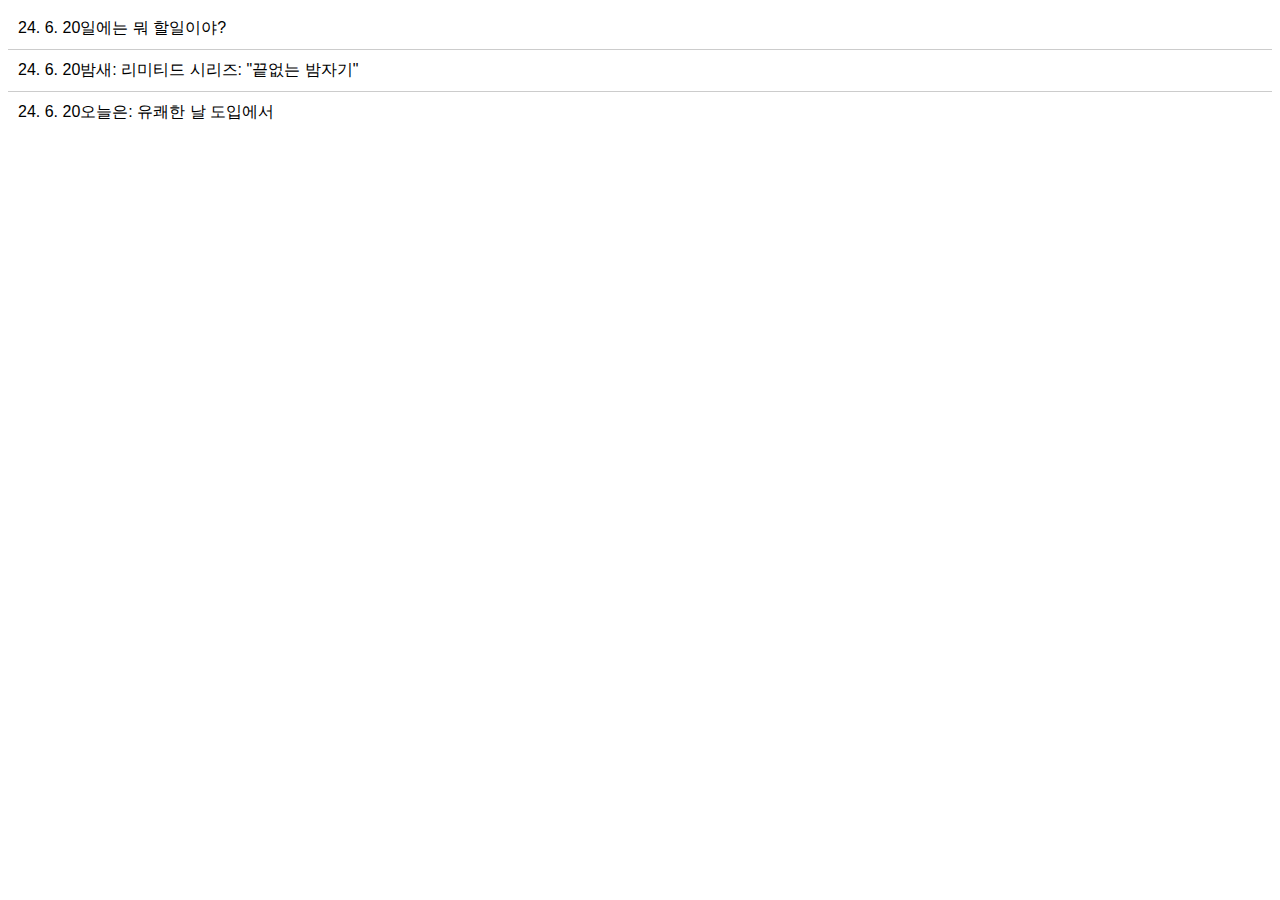
<file: cursor/index.html>
<!DOCTYPE html>
<html lang="en">

<head>
    <meta charset="UTF-8">
    <meta name="viewport" content="width=device-width, initial-scale=1.0">
    <title>Document</title>
    <style>
        ul.episode-list {
            list-style: none;
            /* 기본 목록 스타일 제거 */
            padding: 0;
            margin: 0;
            font-family: Arial, sans-serif;
            /* 폰트 설정 */
        }

        ul.episode-list li {
            padding: 10px;
            /* 패딩 설정 */
            border-bottom: 1px solid #ccc;
            /* 하단 경계선 설정 */
        }

        ul.episode-list li:last-child {
            border-bottom: none;
            /* 마지막 항목의 하단 경계선 제거 */
        }
    </style>
</head>

<body>
    <ul class="episode-list">
        <li>24. 6. 20일에는 뭐 할일이야?</li>
        <li>24. 6. 20밤새: 리미티드 시리즈: "끝없는 밤자기"</li>
        <li>24. 6. 20오늘은: 유쾌한 날 도입에서</li>
        <!-- 나머지 항목들도 이와 같이 추가 -->
    </ul>
</body>

</html>
</file>
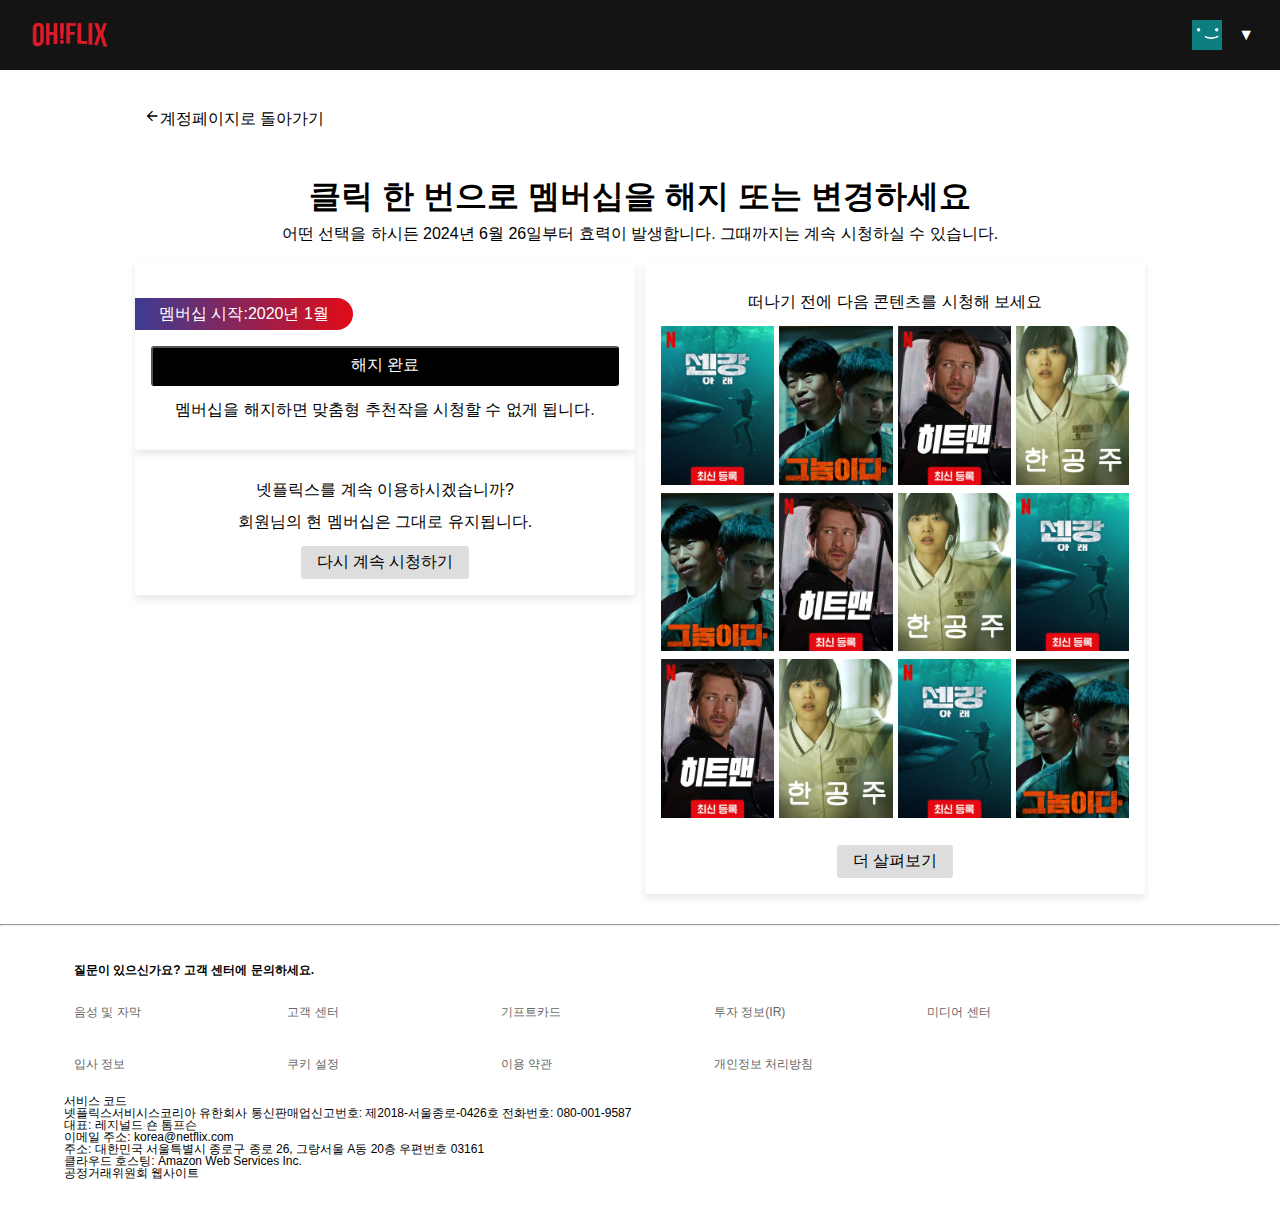
<file: cancelplan.html>
<!DOCTYPE html>
<html lang="ko">

<head>
    <meta charset="UTF-8">
    <meta name="viewport" content="width=device-width, initial-scale=1.0">
    <title>결제 상세 정보</title>
    <!-- google Icon -->
    <link href="https://fonts.googleapis.com/icon?family=Material+Icons" rel="stylesheet">
    <link rel="stylesheet" href="/static/css/reset.css">
    <link rel="stylesheet" href="/cancelplan.css" />
</head>

<body>
    <header>
        <div class="header-content">
            <img src="/static/images/OH!FLIX.png" alt="Netflix Logo" class="logo">
            <div class="profile">
                <img src="/static/images/netflix-profile.png" alt="Profile Icon" class="profile-icon">
                <button class="dropdown-button">
                    <span class="dropdown-icon">▼</span>
                    <div class="dropdown-content">
                        <a href="#">프로필 1</a>
                        <a href="#">프로필 2</a>
                        <a href="#">프로필 3</a>
                    </div>
                </button>
            </div>
        </div>
    </header>
    <main>
        <div class="cancel-plan-container">
            <button class="back-btn">
                <span class="material-icons">arrow_back계정페이지로 돌아가기</span>
            </button>
            <div class="top">
                <h1>클릭 한 번으로 멤버십을 해지 또는 변경하세요</h1>
                <p>어떤 선택을 하시든 <b>2024년 6월 26일</b>부터 효력이 발생합니다. 그때까지는 계속 시청하실 수 있습니다.</p>
            </div>
            <div class="main">
                <div class="card-container">
                    <!-- Repeat this block for each card -->
                    <div class="card">
                        <div class="membership-date">
                            <p>멤버십 시작:2020년 1월</p>
                        </div>
                        <button class="black-btn">해지 완료</button>
                        <p>멤버십을 해지하면 맞춤형 추천작을 시청할 수 없게 됩니다.</p>
                    </div>
                    <div class="card">
                        <p>넷플릭스를 계속 이용하시겠습니까?</p>
                        <p>회원님의 현 멤버십은 그대로 유지됩니다.</p>
                        <button class="gray-btn">다시 계속 시청하기</button>
                    </div>
                </div>
                <div class="card-container">
                    <div class="card">
                        <p>떠나기 전에 다음 콘텐츠를 시청해 보세요</p>
                        <div class="item-list">
                            <div class="item">
                                <img src="/static/images/top10_movie/top10_movie_01.jpg" alt="">
                            </div>
                            <div class="item">
                                <img src="/static/images/top10_movie/top10_movie_02.jpg" alt="">
                            </div>
                            <div class="item">
                                <img src="/static/images/top10_movie/top10_movie_03.jpg" alt="">
                            </div>
                            <div class="item">
                                <img src="/static/images/top10_movie/top10_movie_04.jpg" alt="">
                            </div>
                            <div class="item">
                                <img src="/static/images/top10_movie/top10_movie_02.jpg" alt="">
                            </div>
                            <div class="item">
                                <img src="/static/images/top10_movie/top10_movie_03.jpg" alt="">
                            </div>
                            <div class="item">
                                <img src="/static/images/top10_movie/top10_movie_04.jpg" alt="">
                            </div>
                            <div class="item">
                                <img src="/static/images/top10_movie/top10_movie_01.jpg" alt="">
                            </div>
                            <div class="item">
                                <img src="/static/images/top10_movie/top10_movie_03.jpg" alt="">
                            </div>
                            <div class="item">
                                <img src="/static/images/top10_movie/top10_movie_04.jpg" alt="">
                            </div>
                            <div class="item">
                                <img src="/static/images/top10_movie/top10_movie_01.jpg" alt="">
                            </div>
                            <div class="item">
                                <img src="/static/images/top10_movie/top10_movie_02.jpg" alt="">
                            </div>
                        </div>
                        <button class="gray-btn">더 살펴보기</button>
                    </div>
                </div>
            </div>
        </div>
    </main>
    <hr>
    <footer>
        <div class="footer-links">
            <p class="footer-subtitle">질문이 있으신가요? 고객 센터에 문의하세요.</p>
            <a href="#">음성 및 자막</a>
            <a href="#">고객 센터</a>
            <a href="#">기프트카드</a>
            <a href="#">투자 정보(IR)</a>
            <a href="#">미디어 센터</a>
            <a href="#">입사 정보</a>
            <a href="#">쿠키 설정</a>
            <a href="#">이용 약관</a>
            <a href="#">개인정보 처리방침</a>
        </div>
        <div class="service-code">
            <p>서비스 코드</p>
        </div>
        <div class="service-code-content">
            <p>넷플릭스서비시스코리아 유한회사 통신판매업신고번호: 제2018-서울종로-0426호 전화번호: 080-001-9587</p>
            <p>대표: 레지널드 숀 톰프슨</p>
            <p>이메일 주소: korea@netflix.com</p>
            <p>주소: 대한민국 서울특별시 종로구 종로 26, 그랑서울 A동 20층 우편번호 03161</p>
            <p>클라우드 호스팅: Amazon Web Services Inc.</p>
            <p>공정거래위원회 웹사이트</p>
        </div>
    </footer>
</body>

</html>
</file>
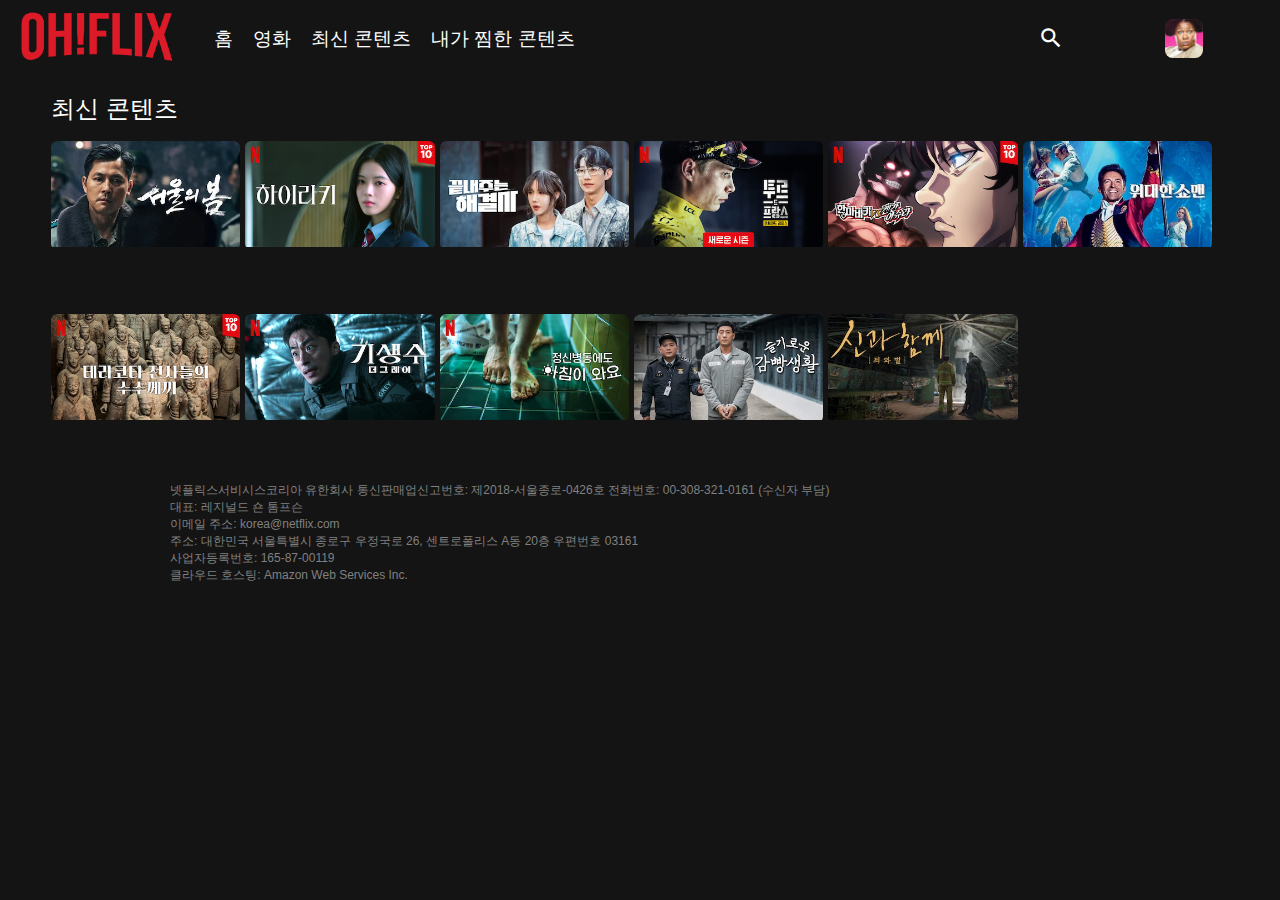
<file: latest.html>
<!DOCTYPE html>
<html lang="ko">

<head>
    <meta charset="UTF-8" />
    <meta name="viewport" content="width=device-width, initial-scale=1.0" />
    <title>홈 - 오플릭스</title>
    <!-- 라이브러리 -->
    <!-- google Icon -->
    <link href="https://fonts.googleapis.com/icon?family=Material+Icons" rel="stylesheet">
    <!-- font-awesome Icon 폰트어썸 -->
    <link rel="stylesheet" href="https://cdnjs.cloudflare.com/ajax/libs/font-awesome/6.1.0/css/all.min.css"
        integrity="sha512-10/jx2EXwxxWqCLX/hHth/vu2KY3jCF70dCQB8TSgNjbCVAC/8vai53GfMDrO2Emgwccf2pJqxct9ehpzG+MTw=="
        crossorigin="anonymous" referrerpolicy="no-referrer" />
    <!-- Material Icons -->
    <link rel="stylesheet" href="https://fonts.googleapis.com/icon?family=Material+Icons" />
    <!-- swiper -->
    <link rel="stylesheet" href="https://cdn.jsdelivr.net/npm/swiper@11/swiper-bundle.min.css" />
    <script src="https://cdn.jsdelivr.net/npm/swiper@11/swiper-bundle.min.js"></script>
    <!-- jquery -->
    <script src="https://code.jquery.com/jquery-3.6.0.min.js"></script>
    <!-- 임포트 -->
    <!-- css -->
    <link rel="stylesheet" href="/static/css/reset.css">
    <link rel="stylesheet" href="/static/css/main-page.css">
    <link rel="stylesheet" href="/static/css/latest.css">
    <!-- js -->
    <script src="/static/js/main-page.js"></script>
    <!-- 파비콘 ( 아이콘 ) -->
    <link rel="icon" href="/static/images/OH!.ico">
</head>

<body>
    <!-- 헤더 -->
    <header>
        <div class="logo"><img src="/static/images/OH!FLIX.png" alt="로고 이미지"></div>
        <nav>
            <ul>
                <li><a href="#">홈</a></li>
                <li><a href="#">영화</a></li>
                <li><a href="#">최신 콘텐츠</a></li>
                <li><a href="#">내가 찜한 콘텐츠</a></li>
            </ul>
        </nav>
        <div class="right_menu">
            <!-- 검색 메뉴 -->
            <div class="search-container">
                <!-- <i class="fa-solid fa-magnifying-glass search-icon"></i> -->
                <span class="material-icons search-icon">search</span>
                <input type="text" class="search-input" placeholder="제목, 사람, 장르">
            </div>
            <!--  알람 드롭 다운 메뉴  -->
            <div class="dropdown">
                <button class="dropdown-button"><i class="far fa-bell"></i></button>
                <div class="dropdown-notification">
                    <div class="notification-item">
                        <img src="/static/images/notification/notify1.jpg" class="notification-image">
                        <div class="notification-details">
                            <div class="notification-subtitle">신규 콘텐츠</div>
                            <div class="notification-subtitle">브리저튼</div>
                            <div class="notification-time">5일</div>
                        </div>
                    </div>
                    <div class="notification-item">
                        <img src="/static/images/notification/notify2.jpg" class="notification-image">
                        <div class="notification-details">
                            <div class="notification-subtitle">신규 콘텐츠</div>
                            <div class="notification-subtitle">울트라맨</div>
                            <div class="notification-time">7일</div>
                        </div>
                    </div>
                    <div class="notification-item">
                        <img src="/static/images/notification/notify3.jpg" class="notification-image">
                        <div class="notification-details">
                            <div class="notification-subtitle">신규 콘텐츠</div>
                            <div class="notification-subtitle">블랙클로버</div>
                            <div class="notification-time">10일</div>
                        </div>
                    </div>
                    <div class="notification-item">
                        <img src="/static/images/notification/notify4.jpg" class="notification-image">
                        <div class="notification-details">
                            <div class="notification-subtitle">신규 콘텐츠</div>
                            <div class="notification-subtitle">하이라키</div>
                            <div class="notification-time">12일</div>
                        </div>
                    </div>
                    <div class="notification-item">
                        <img src="/static/images/notification/notify5.jpg" class="notification-image">
                        <div class="notification-details">
                            <div class="notification-subtitle">신규 콘텐츠</div>
                            <div class="notification-subtitle">히트맨</div>
                            <div class="notification-time">15일</div>
                        </div>
                    </div>
                    <div class="notification-item">
                        <img src="/static/images/notification/notify6.jpg" class="notification-image">
                        <div class="notification-details">
                            <div class="notification-subtitle">신규 콘텐츠</div>
                            <div class="notification-subtitle">그놈이다</div>
                            <div class="notification-time">18일</div>
                        </div>
                    </div>
                </div>
            </div>
            <!--  알람 드롭 다운 메뉴 종료  -->
            <!--  프로필 드롭 다운 메뉴 시작  -->
            <div class="dropdown">
                <button class="dropdown-button"><img src="/static/images/profile.png" alt="Profile" /></button>
                <div class="dropdown-content">
                    <a href="/5"><i class="material-icons">edit</i> 프로필 관리</a>
                    <a href="/50"><i class="material-icons">account_circle</i> 계정</a>
                    <a href="#"><i class="material-icons">help_outline</i> 고객 센터</a>
                    <a href="#">넷플릭스에서 로그아웃</a>
                </div>
            </div>
            <!--  프로필 드롭 다운 메뉴 종료  -->
            <script src="https://cdn.jsdelivr.net/npm/swiper@11/swiper-bundle.min.js"></script>

            <script>
                document.querySelector('.search-icon').addEventListener('click', function () {
                    const searchInput = document.querySelector('.search-input');
                    if (searchInput.classList.contains('show')) {
                        searchInput.classList.remove('show');
                    } else {
                        searchInput.classList.add('show');
                        searchInput.focus();
                    }
                });
            </script>
        </div>
    </header>

    <!-- 메인 -->
    <main>

        <!-- 최신 콘텐츠 -->
        <section class="margin-section" id="latest-section">
            <h2>최신 콘텐츠</h2>
            <div class="movies">
                <div class="item-list">
                    <div class="item">
                        <img src="/static/images/new_contents/new_contents_01.jpg" alt="new_01">
                    </div>
                    <div class="item">
                        <img src="/static/images/new_contents/new_contents_02.jpg" alt="new_02">
                    </div>
                    <div class="item">
                        <img src="/static/images/new_contents/new_contents_03.jpg" alt="new_03">
                    </div>
                    <div class="item">
                        <img src="/static/images/new_contents/new_contents_04.jpg" alt="new_04">
                    </div>
                    <div class="item">
                        <img src="/static/images/new_contents/new_contents_05.jpg" alt="new_05">
                    </div>
                    <div class="item">
                        <img src="/static/images/new_contents/new_contents_06.jpg" alt="new_06">
                    </div>
                    <div class="item">
                        <img src="/static/images/new_contents/new_contents_07.jpg" alt="new_07">
                    </div>
                    <div class="item">
                        <img src="/static/images/new_contents/new_contents_08.jpg" alt="new_08">
                    </div>
                    <div class="item">
                        <img src="/static/images/new_contents/new_contents_09.jpg" alt="new_09">
                    </div>
                    <div class="item">
                        <img src="/static/images/new_contents/new_contents_10.jpg" alt="new_10">
                    </div>
                    <div class="item">
                        <img src="/static/images/new_contents/new_contents_11.jpg" alt="new_11">
                    </div>
                </div>
            </div>
        </section>
    </main>

    <!-- 푸터 -->
    <footer>
        <div class="footer-sns">
            <a href="#"><i class="fa-brands fa-facebook-f"></i></a>
            <a href="#"><i class="fa-brands fa-instagram"></i></a>
            <a href="#"><i class="fa-brands fa-twitter"></i></a>
            <a href="#"><i class="fa-brands fa-youtube"></i></a>
        </div>
        <div class="footer-info">
            <p>넷플릭스서비시스코리아 유한회사 통신판매업신고번호: 제2018-서울종로-0426호 전화번호: 00-308-321-0161 (수신자 부담)</p>
            <p>대표: 레지널드 숀 톰프슨</p>
            <p>이메일 주소: korea@netflix.com</p>
            <p>주소: 대한민국 서울특별시 종로구 우정국로 26, 센트로폴리스 A동 20층 우편번호 03161</p>
            <p>사업자등록번호: 165-87-00119</p>
            <p>클라우드 호스팅: Amazon Web Services Inc.</p>
        </div>
    </footer>

</body>
<!--  모달 내용-->
<div id="modalWrap"> <!-- 모달 창을 감싸는 div -->
    <div id="modalBody">
        <span id="closeBtn">&times;</span> <!-- 모달을 닫는 X 버튼 -->
        <div class="body-container">
            <!-- 헤더 start -->
            <div class="header-container">
                <div class="play">
                    <div class="title">서울의 봄</div>
                    <div class="buttons">
                        <a href="#" class="play-button">▶ 재생</a>
                        <a href="#" class="icon"><i class="fa-solid fa-plus"></i></a>
                        <a href="#" class="icon"><i class="fa-regular fa-thumbs-up"></i></a>
                    </div>
                </div>
            </div>
            <!-- 헤더 end -->

            <div class="containermargin">
                <div class="container">
                    <div class="container1">
                        <div class="introduce">
                            <div class="info">
                                <span class="match">98% 일치</span>
                                <span>2023</span>
                                <span>2시간 21분</span>
                                <span>HD</span>
                            </div>
                            <div class="metadata">
                                <div><img src="/static/images/12.png" alt="" /></div>
                            </div>
                            <div class="description">
                                대통령의 죽음으로 군부대가 뒤흔들린 시기. 보안사령관이 서울
                                장악을 목표로 무자비한 계략을 밀어붙이면서 온 나라가 혼란에 빠질
                                위기에 처한다.
                            </div>
                        </div>
                        <div class="details">
                            <div class="cast">출연: 황정민, 정우성, 이성민, 더 보기</div>
                            <div class="genre">장르: 스릴러 영화</div>
                            <div class="features">영화 특징: 긴장감 넘치는</div>
                        </div>
                    </div>
                </div>
                <div class="container2">
                    <div class="title2">서울의 봄 상세 정보</div>
                    <div class="details2">
                        <div>감독: 김성수</div>
                        <div>출연: 황정민, 정우성, 이성민, 박해준, 김성균</div>
                        <div>각본: 홍인표, 홍원찬, 이영풍, 김성수</div>
                        <div>장르: 스릴러 영화</div>
                        <div>영화 특징: 긴장감 넘치는</div>
                        <div class="rating">
                            <span>관람등급: <img src="/static/images/12.png" alt="" />12세 이상관람가</span>
                        </div>
                    </div>
                </div>
            </div>
        </div>
    </div>
</div>

<!--  모달 내용-->

</html>

<script>
    const img = document.getElementById("popupImg"); // 모달을 띄우는 버튼 요소 가져오기
    const modal = document.getElementById("modalWrap"); // 모달 창 요소 가져오기
    const closeBtn = document.getElementById("closeBtn"); // 모달을 닫는 버튼(X) 요소 가져오기

    img.onclick = function () {
        modal.style.display = "block"; // 버튼을 클릭하면 모달을 보이게 함
    };

    closeBtn.onclick = function () {
        modal.style.display = "none"; // 모달을 닫는 버튼(X)을 클릭하면 모달을 숨김
    };

    window.onclick = function (event) {
        if (event.target == modal) {
            modal.style.display = "none"; // 모달 외부를 클릭하면 모달을 숨김
        }
    };
</script>
</file>
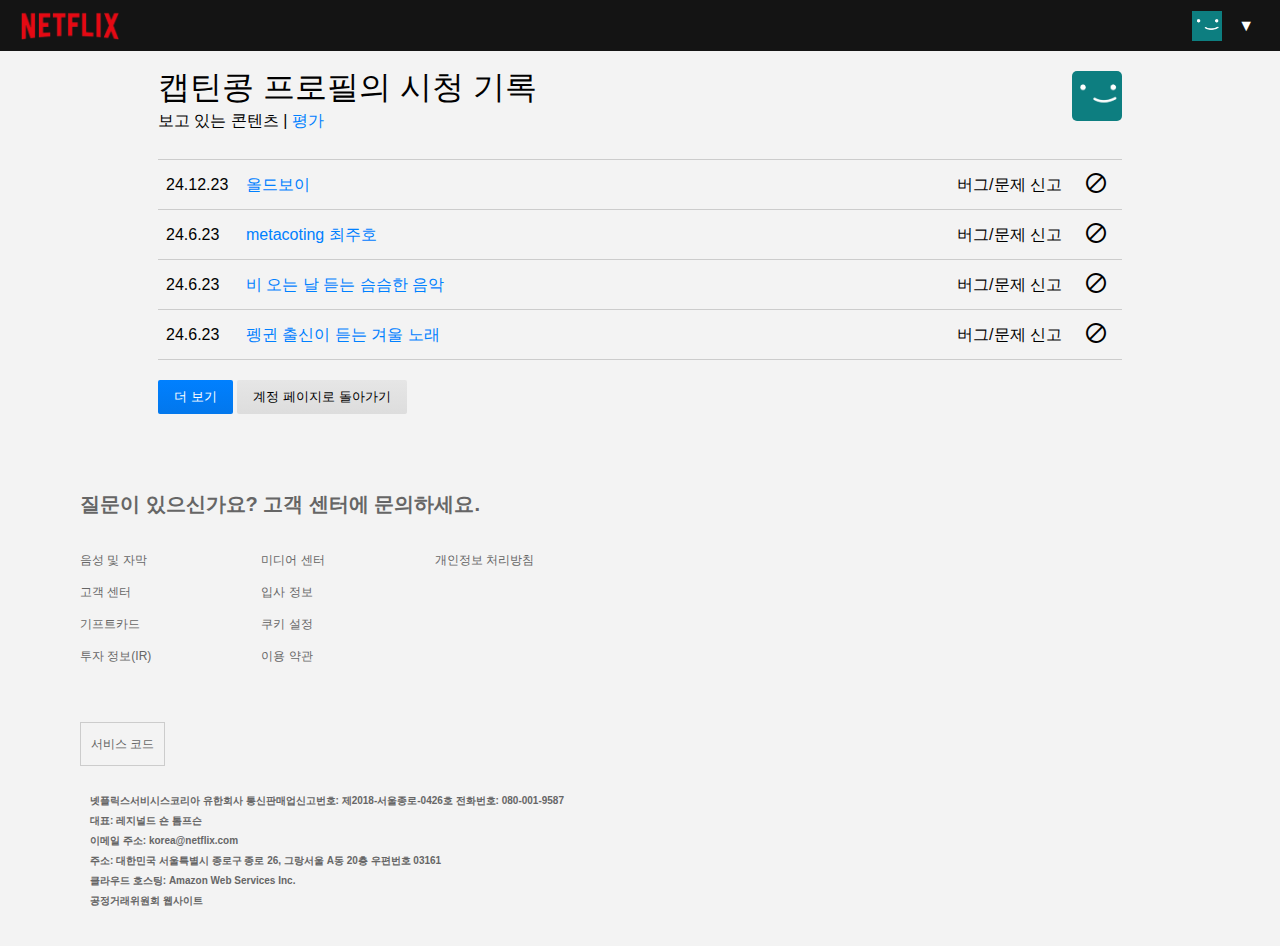
<file: viewed.html>
<!DOCTYPE html>
<html lang="en">

<head>
    <meta charset="UTF-8">
    <meta name="viewport" content="width=device-width, initial-scale=1.0">
    <title>시청연령 제한</title>
    <!-- 라이브러리 -->
    <!-- google Icon -->
    <link href="https://fonts.googleapis.com/icon?family=Material+Icons" rel="stylesheet">
    <link rel="stylesheet" href="/static/css/reset.css">
    <link rel="stylesheet" href="/viewed.css">
</head>

<body>
    <header>
        <div class="header-content">
            <img src="/static/images/logo.png" alt="Netflix Logo" class="logo">
            <div class="profile">
                <img src="/static/images/netflix-profile.png" alt="Profile Icon" class="profile-icon">
                <button class="dropdown-button">
                    <span class="dropdown-icon">▼</span>
                    <div class="dropdown-content">
                        <a href="#">키즈</a>
                        <a href="#">프로필 관리</a>
                        <a href="#">프로필 이전</a>
                        <a href="#">계정</a>
                        <a href="#">고객 센터</a>
                    </div>
                </button>
            </div>
        </div>
    </header>
    <main>
        <div class="top">
            <div>
                <h1>캡틴콩 프로필의 시청 기록</h1>
                <span>보고 있는 콘텐츠 | </span><a href="">평가</a>
            </div>
            <div>
                <img src="/static/images/netflix-profile.png" alt="">
            </div>
        </div>

        <table>
            <tbody>
                <tr>
                    <td class="viewed-date">24.12.23</td>
                    <td class="viewed-title"><a href="">올드보이</a></td>
                    <td class="viewed-report"><a href="">버그/문제 신고</a></td>
                    <td class="viewed-delete"><button class="btn"><span class="material-icons">block</span></button>
                    </td>
                </tr>
                <tr>
                    <td class="viewed-date">24.6.23</td>
                    <td class="viewed-title"><a href="">metacoting 최주호</a></td>
                    <td class="viewed-report"><a href="">버그/문제 신고</a></td>
                    <td class="viewed-delete"><button class="btn"><span class="material-icons">block</span></button>
                    </td>
                </tr>
                <tr>
                    <td class="viewed-date">24.6.23</td>
                    <td class="viewed-title"><a href="">비 오는 날 듣는 슴슴한 음악</a></td>
                    <td class="viewed-report"><a href="">버그/문제 신고</a></td>
                    <td class="viewed-delete"><button class="btn"><span class="material-icons">block</span></button>
                    </td>
                </tr>
                <tr>
                    <td class="viewed-date">24.6.23</td>
                    <td class="viewed-title"><a href="">펭귄 출신이 듣는 겨울 노래</a></td>
                    <td class="viewed-report"><a href="">버그/문제 신고</a></td>
                    <td class="viewed-delete"><button class="btn"><span class="material-icons">block</span></button>
                    </td>
                </tr>
            </tbody>
            <!-- 반복문 -->
        </table>

        <!-- <ul class="viewed-list">
            <li>
                <div class="viewed-date">24.6.20</div>
                <div class="viewed-title"><a href="">올드보이</a></div>
                <div class="viewed-report">버그/문제 신고</div>
                <div class="viewed-delete"><span class="material-icons">block</span></div>
            </li>
        </ul> -->

        <!-- <ul class="viewed-list">
            <li>
                <div class="viewed-date">24.6.20</div>
                <div class="viewed-title"><a href="">올드보이</a></div>
                <div class="viewed-report">버그/문제 신고</div>
                <div class="viewed-delete"><span class="material-icons">block</span></div>
            </li>
        </ul>

        <ul class="viewed-list">
            <li>
                <div class="viewed-date">24.6.20</div>
                <div class="viewed-title"><a href="">올드보이</a></div>
                <div class="viewed-report">버그/문제 신고</div>
                <div class="viewed-delete"><span class="material-icons">block</span></div>
            </li>
        </ul> -->
        <div class="bottom-btn">
            <button class="see-more-btn">더 보기</button>
            <button class="return-btn">계정 페이지로 돌아가기</button>
        </div>
    </main>
    <!-- 메인 종료 -->
    <hr class="divider">
    <!-- 푸터 시작 -->
    <footer>
        <div class="footer-links">
            <p class="footer-subtitle">질문이 있으신가요? 고객 센터에 문의하세요.</p>
            <div class="link-group">
                <a href="#">음성 및 자막</a>
                <a href="#">고객 센터</a>
                <a href="#">기프트카드</a>
                <a href="#">투자 정보(IR)</a>
            </div>
            <div class="link-group">
                <a href="#">미디어 센터</a>
                <a href="#">입사 정보</a>
                <a href="#">쿠키 설정</a>
                <a href="#">이용 약관</a>
            </div>
            <div class="link-group">
                <a href="#">개인정보 처리방침</a>
            </div>
        </div>
        <div class="service-code">
            <p>서비스 코드</p>
        </div>
        <div class="service-code-content">
            <p>넷플릭스서비시스코리아 유한회사 통신판매업신고번호: 제2018-서울종로-0426호 전화번호: 080-001-9587</p>
            <p>대표: 레지널드 숀 톰프슨</p>
            <p>이메일 주소: korea@netflix.com</p>
            <p>주소: 대한민국 서울특별시 종로구 종로 26, 그랑서울 A동 20층 우편번호 03161</p>
            <p>클라우드 호스팅: Amazon Web Services Inc.</p>
            <p>공정거래위원회 웹사이트</p>
        </div>
    </footer>
</body>

</html>
</file>
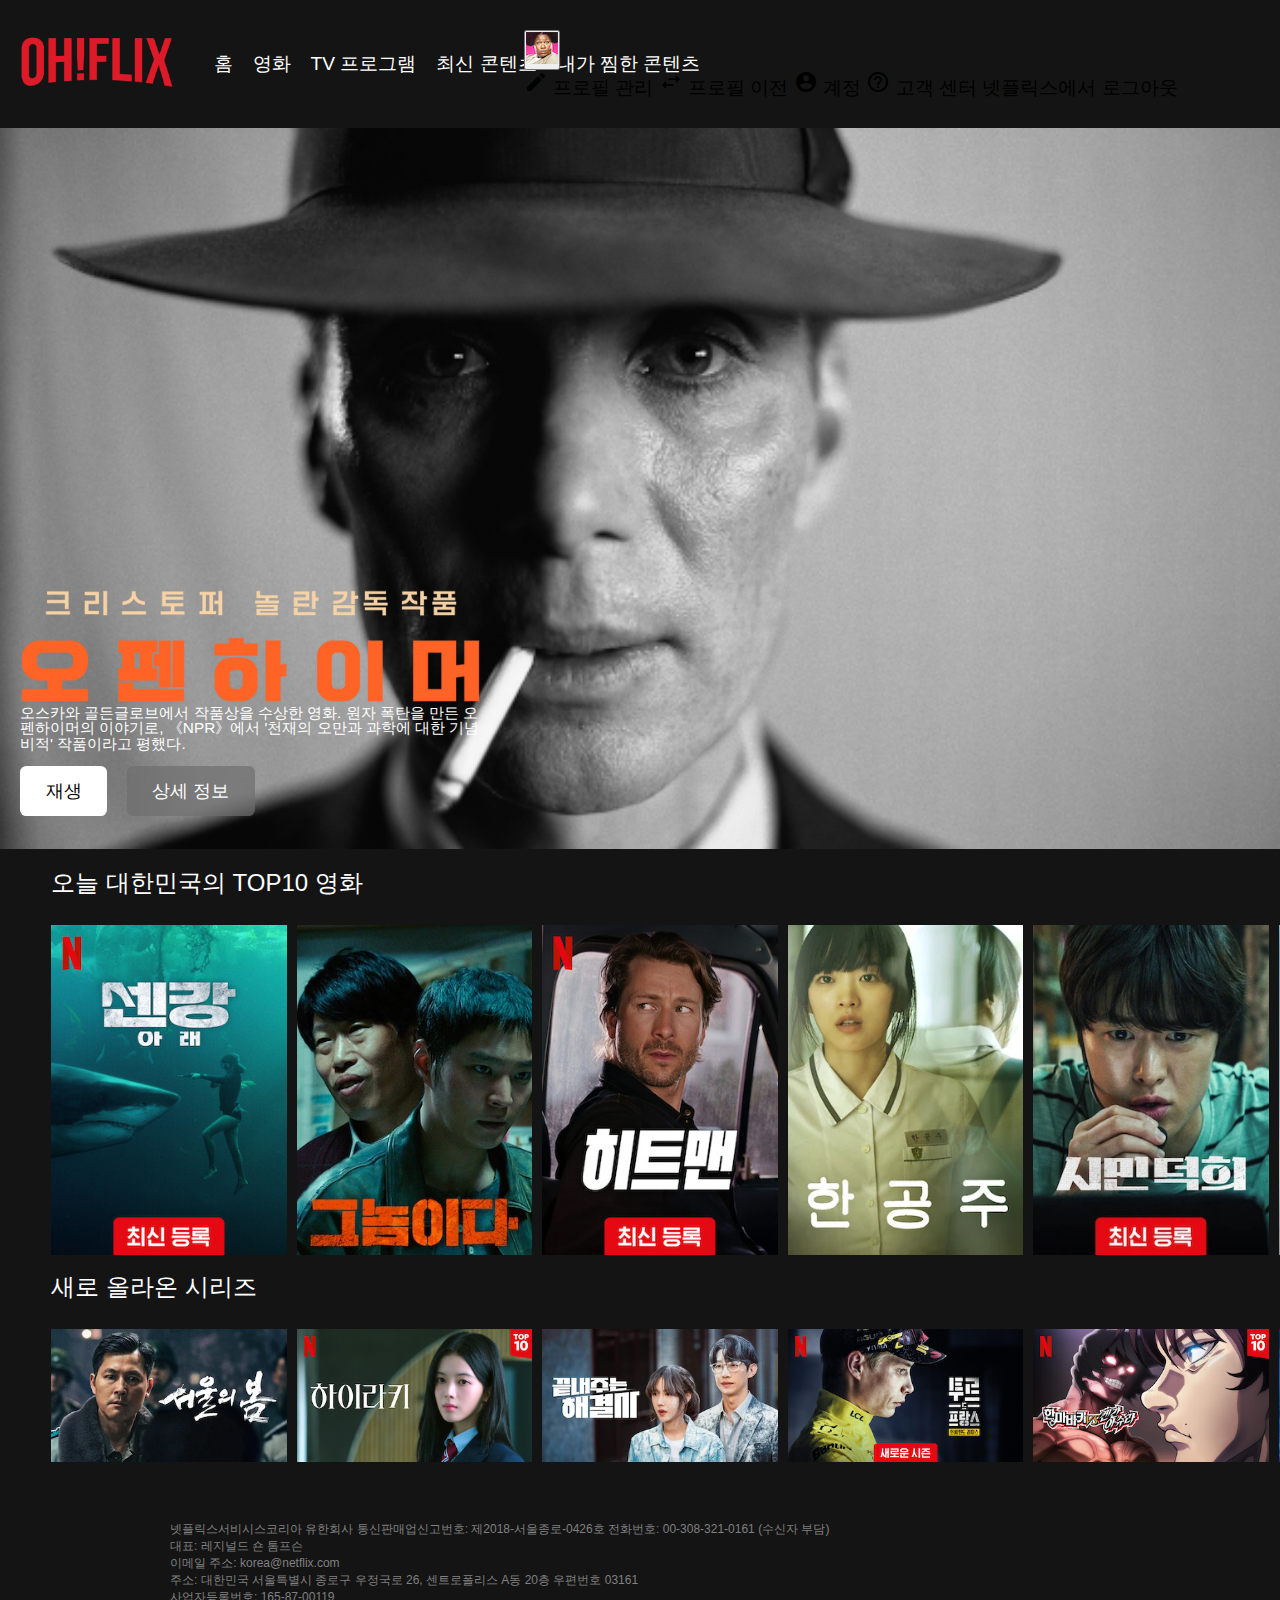
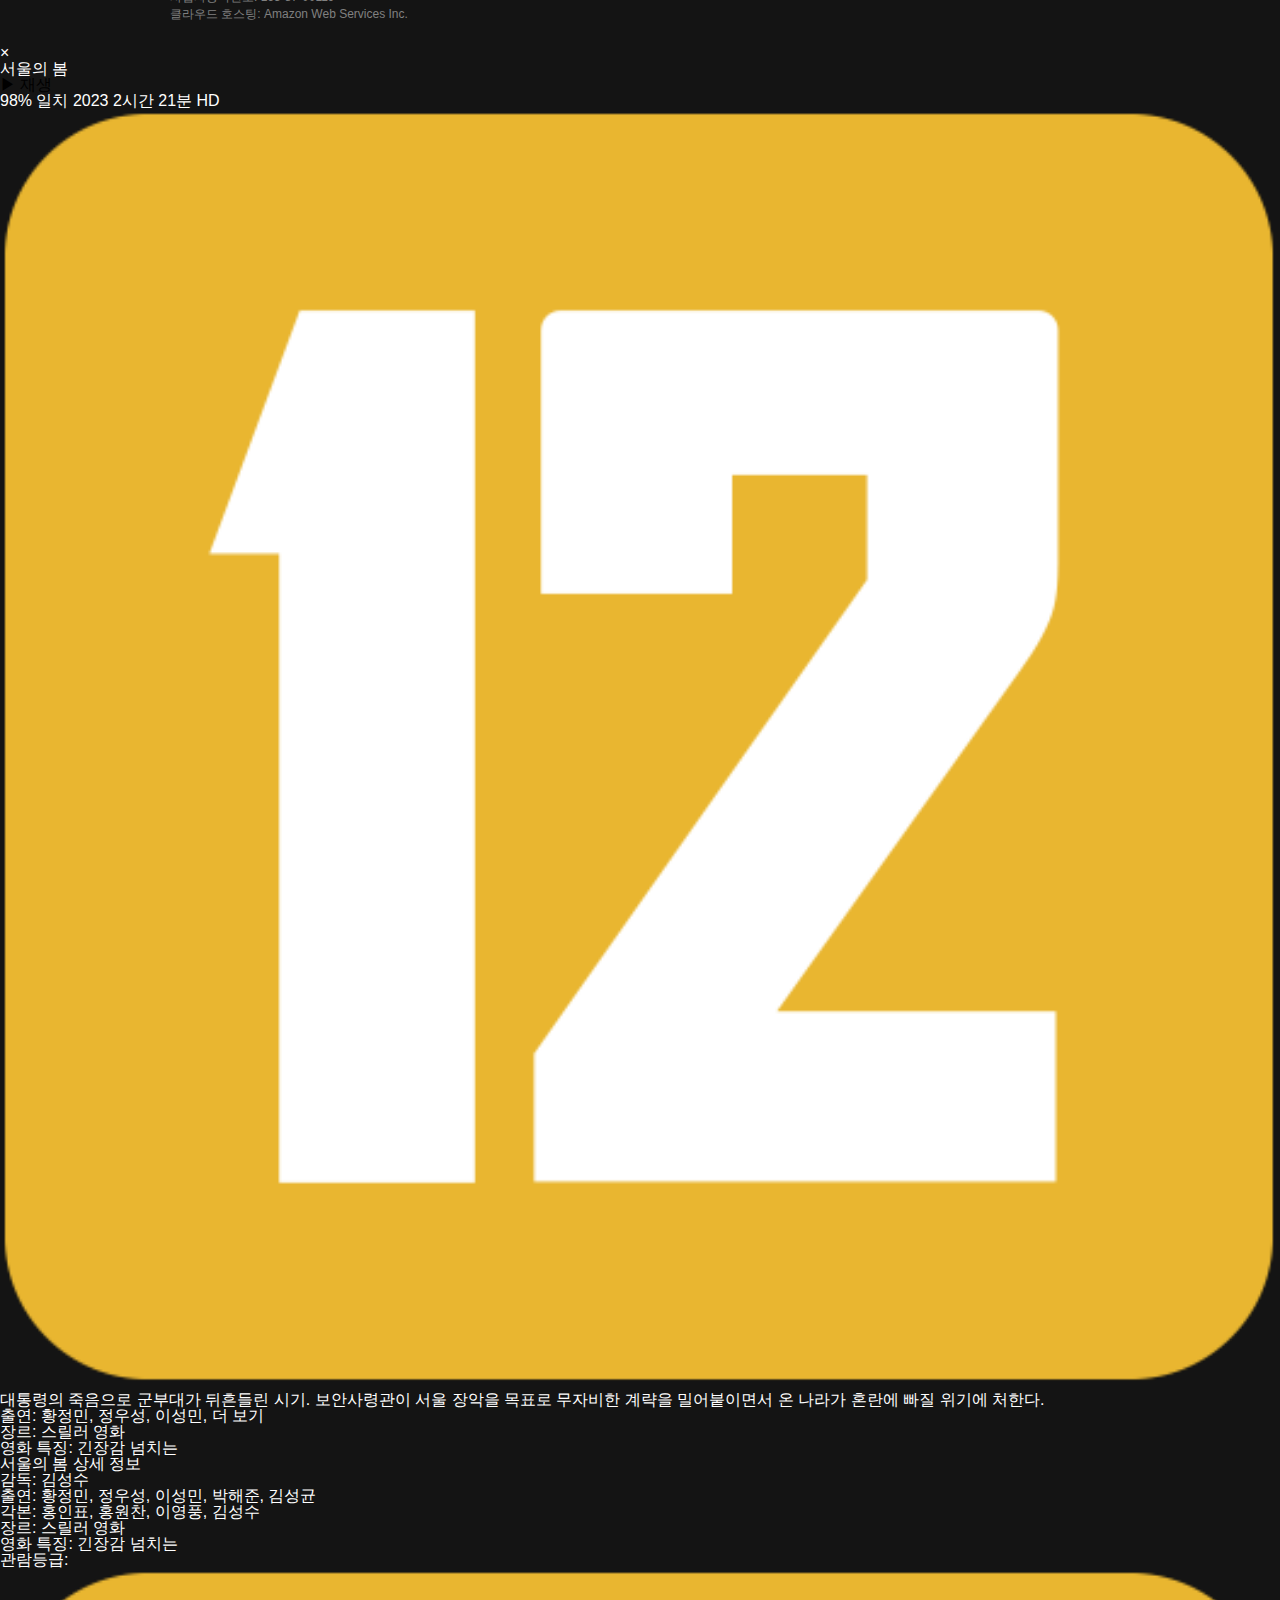
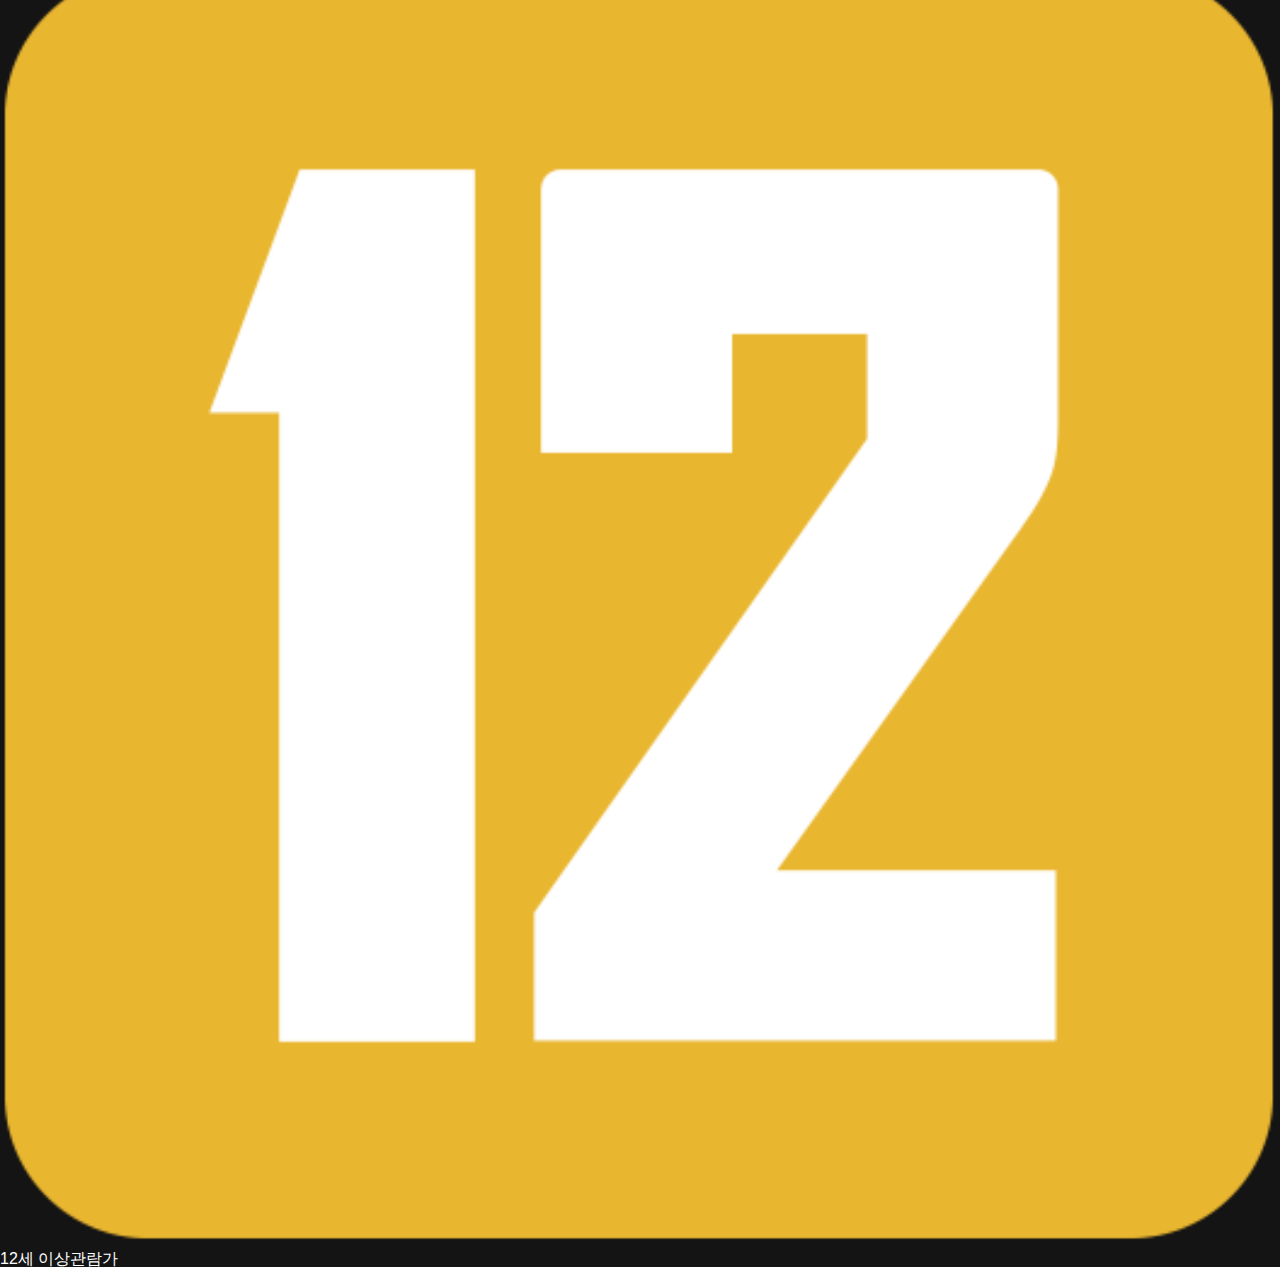
<file: intellij/main-page.html>
<!DOCTYPE html>
<html lang="ko">
<head>
    <meta charset="UTF-8">
    <meta name="viewport" content="width=device-width, initial-scale=1.0">
    <title>홈 - 오플릭스</title>
    <!-- css 초기화 -->
    <link rel="stylesheet" href="/static/css/reset.css">
    <!-- css -->
    <link rel="stylesheet" href="main-page.css">
    <!-- Material Icons CSS -->
    <link rel="stylesheet" href="https://fonts.googleapis.com/icon?family=Material+Icons"/>
    <!-- 폰트어썸 라이브러리 -->
    <link rel="stylesheet" href="https://cdnjs.cloudflare.com/ajax/libs/font-awesome/6.1.0/css/all.min.css"
          integrity="sha512-10/jx2EXwxxWqCLX/hHth/vu2KY3jCF70dCQB8TSgNjbCVAC/8vai53GfMDrO2Emgwccf2pJqxct9ehpzG+MTw=="
          crossorigin="anonymous" referrerpolicy="no-referrer"/>
    <!-- jquery 라이브러리 -->
    <script src="https://code.jquery.com/jquery-3.6.0.min.js"></script>
    <!-- js -->
    <script src="main-page.js"></script>
</head>
<body>
<!-- 헤더 -->
<header>
    <div class="logo"><img src="/static/images/OH!FLIX.png" alt="로고 이미지"></div>
    <nav>
        <ul>
            <li><a href="#">홈</a></li>
            <li><a href="#">영화</a></li>
            <li><a href="#">TV 프로그램</a></li>
            <li><a href="#">최신 콘텐츠</a></li>
            <li><a href="#">내가 찜한 콘텐츠</a></li>
        </ul>
    </nav>
    <div class="right_menu">
        <!-- 검색 메뉴 -->
        <div class="search-container">
            <i class="fa-solid fa-magnifying-glass search-icon"></i>
            <input type="text" class="search-input" placeholder="제목, 사람, 장르">
        </div>
        <div class="alarm"><i class="fa-regular fa-bell"></i></div>
        <div class="dropdown">
            <button class="dropdown-button"><img src="/static/images/profile.png" alt="Profile"/></button>
            <div class="dropdown-content">
                <a href="#"><i class="material-icons">edit</i> 프로필 관리</a>
                <a href="#"><i class="material-icons">swap_horiz</i> 프로필 이전</a>
                <a href="#"><i class="material-icons">account_circle</i> 계정</a>
                <a href="#"><i class="material-icons">help_outline</i> 고객 센터</a>
                <a href="#">넷플릭스에서 로그아웃</a>
            </div>
        </div>
        <script>
            document.querySelector('.fa-solid').addEventListener('click', function () {
            const searchInput = document.querySelector('.search-input');
            if (searchInput.classList.contains('show')) {
                searchInput.classList.remove('show');
            } else {
                searchInput.classList.add('show');
                searchInput.focus();
            }
        });</script>
    </div>
</header>

<!-- 메인 -->
<main>
    <!-- 자동 재생 영상 섹션 -->
    <!-- TODO : 이미지 대신 영화넣기 -->
    <section class="movie">
        <img src="/static/images/oppenheimer.jpg" alt="Oppenheimer"/>
        <div class="movie_info">
            <img src="/static/images/oppenheimer_logo.jpg" alt=""/>
            <p>오스카와 골든글로브에서 작품상을 수상한 영화. 원자 폭탄을 만든 오펜하이머의 이야기로, 《NPR》에서 '천재의 오만과 과학에 대한 기념비적' 작품이라고 평했다.</p>
            <button><i class="fa-solid fa-play"></i>재생</button>
            <button><i class="fa-solid fa-circle-info"></i> 상세 정보</button>
        </div>
    </section>

    <!-- Top10 영화 섹션 -->
    <section class="category">
        <h2>오늘 대한민국의 TOP10 영화</h2>
        <div class="movies">
            <!-- <div class="card-title"> -->
            <!-- top10순위 매기는 svg이미지 -->
            <!-- <svg id="rank-1" width="100%" height="100%" viewBox="0 0 80 154" class="svg-icon svg-icon-rank-1 top-10-rank"><path stroke="#595959" stroke-linejoin="square" stroke-width="4" d="M3.809 41.577h33.243c1.3-2.702 3.545-4.947 6.674-6.72 3.554-2.015 7.83-3.01 12.798-3.01 5.555 0 10.14 1.11 13.723 3.376 3.839 2.427 5.782 6.283 5.782 11.315 0 4.553-1.853 8.395-5.473 11.38-3.547 2.926-8.18 4.37-13.821 4.37H41.44v28.366h16.77c5.572 0 10.275 1.227 14.068 3.711 4.02 2.633 6.071 6.581 6.071 11.616 0 5.705-1.943 9.975-5.853 12.562-3.658 2.42-8.292 3.61-13.863 3.61-5.205 0-9.82-.94-13.827-2.836-3.698-1.75-6.32-4.272-7.785-7.529H2.33c2.096 12.089 7.761 21.65 17.028 28.78C29.242 148.175 42.594 152 59.476 152c10.706 0 20.175-1.783 28.42-5.337 8.185-3.528 14.575-8.486 19.208-14.884 4.595-6.346 6.896-13.938 6.896-22.837 0-6.952-1.93-13.494-5.81-19.666-3.815-6.07-9.68-10.367-17.683-12.908l-5.46-1.735 5.353-2.04c6.659-2.538 11.667-6.338 15.083-11.412 3.431-5.096 5.142-10.806 5.142-17.181 0-8.471-2.262-15.778-6.787-21.985-4.574-6.275-10.7-11.17-18.408-14.696C77.683 3.775 69.109 2 59.687 2 44.084 2 31.515 5.816 21.91 13.415c-9 7.119-15.025 16.486-18.101 28.162z"></path></svg> -->
            <!-- <img src="images/top10_movies_01.jpg" alt="top10_01"> -->
            <!-- </div> -->
            <div class="scroll">
                <img src="/static/images/top10_movie/top10_movie_01.jpg" alt="top10_01" id="popupImg"
                     style="cursor: pointer;">
                <img src="/static/images/top10_movie/top10_movie_02.jpg" alt="top10_02"/>
                <img src="/static/images/top10_movie/top10_movie_03.jpg" alt="top10_03"/>
                <img src="/static/images/top10_movie/top10_movie_04.jpg" alt="top10_04"/>
                <img src="/static/images/top10_movie/top10_movie_05.jpg" alt="top10_05"/>
                <img src="/static/images/top10_movie/top10_movie_06.jpg" alt="top10_06"/>
                <img src="/static/images/top10_movie/top10_movie_07.jpg" alt="top10_07"/>
                <img src="/static/images/top10_movie/top10_movie_08.jpg" alt="top10_08"/>
                <img src="/static/images/top10_movie/top10_movie_09.jpg" alt="top10_09"/>
                <img src="/static/images/top10_movie/top10_movie_10.jpg" alt="top10_10"/>
            </div>
            <button id="next5btn"><i class="fa-solid fa-chevron-right"></i></button>
            <button id="prev5btn"><i class="fa-solid fa-chevron-left"></i></button>
        </div>
    </section>
    <!-- 추가 카테고리 섹션들 -->
    <section class="category">
        <h2>새로 올라온 시리즈</h2>
        <div class="movies">
            <div class="scroll">
                <img src="/static/images/new_contents/new_contents_01.jpg" alt="new_01"/>
                <img src="/static/images/new_contents/new_contents_02.jpg" alt="new_02"/>
                <img src="/static/images/new_contents/new_contents_03.jpg" alt="new_03"/>
                <img src="/static/images/new_contents/new_contents_04.jpg" alt="new_04"/>
                <img src="/static/images/new_contents/new_contents_05.jpg" alt="new_05"/>
                <img src="/static/images/new_contents/new_contents_06.jpg" alt="new_06"/>
                <img src="/static/images/new_contents/new_contents_07.jpg" alt="new_07"/>
                <img src="/static/images/new_contents/new_contents_08.jpg" alt="new_08"/>
                <img src="/static/images/new_contents/new_contents_09.jpg" alt="new_09"/>
                <img src="/static/images/new_contents/new_contents_10.jpg" alt="new_10"/>
                <img src="/static/images/new_contents/new_contents_11.jpg" alt="new_11"/>
            </div>
        </div>
    </section>
    <!-- 검색결과 색션 -->
    <section class="search-category">
        <p class="search-info">더 다양한 검색어가 필요하시다면! : <a id="search-text" href="#"></a></p>
        <div class="movies">
            <div class="scroll">
                <img src="/static/images/new_contents/new_contents_01.jpg" alt="서울의 봄" data-title="서울의 봄" data-genre="영화">
                <img src="/static/images/new_contents/new_contents_02.jpg" alt="하이라키" data-title="하이라키" data-genre="시리즈">
                <img src="/static/images/new_contents/new_contents_03.jpg" alt="끝내주는 해결사" data-title="끝내주는 해결사" data-genre="시리즈">
                <img src="/static/images/new_contents/new_contents_04.jpg" alt="투르 드 프랑스" data-title="투르 드 프랑스" data-genre="시리즈">
                <img src="/static/images/new_contents/new_contents_05.jpg" alt="한마바키" data-title="한마바키" data-genre="애니메이션">
                <img src="/static/images/new_contents/new_contents_06.jpg" alt="위대한 쇼맨" data-title="위대한 쇼맨" data-genre="영화">
                <img src="/static/images/new_contents/new_contents_07.jpg" alt="테라코타 전사들의 수수께끼" data-title="테라코타 전사들의 수수께끼" data-genre="다큐">
                <img src="/static/images/new_contents/new_contents_08.jpg" alt="기생수 더 그레이" data-title="기생수 더 그레이" data-genre="시리즈">
                <img src="/static/images/new_contents/new_contents_09.jpg" alt="정신병동에도 아침이 와요" data-title="정신병동에도 아침이 와요" data-genre="영화">
                <img src="/static/images/new_contents/new_contents_10.jpg" alt="슬기로운 감빵생활" data-title="슬기로운 감빵생활" data-genre="시리즈">
                <img src="/static/images/new_contents/new_contents_11.jpg" alt="신과 함께 죄와 벌" data-title="신과 함께 죄와 벌" data-genre="영화">
            </div>
        </div>
    </section>
</main>

<!-- 푸터 -->
<footer>
    <div class="footer-sns">
        <a href="#"><i class="fa-brands fa-facebook-f"></i></a>
        <a href="#"><i class="fa-brands fa-instagram"></i></a>
        <a href="#"><i class="fa-brands fa-twitter"></i></a>
        <a href="#"><i class="fa-brands fa-youtube"></i></a>
    </div>
    <div class="footer-info">
        <p>
            넷플릭스서비시스코리아 유한회사 통신판매업신고번호:
            제2018-서울종로-0426호 전화번호: 00-308-321-0161 (수신자 부담)
        </p>
        <p>대표: 레지널드 숀 톰프슨</p>
        <p>이메일 주소: korea@netflix.com</p>
        <p>
            주소: 대한민국 서울특별시 종로구 우정국로 26, 센트로폴리스 A동 20층
            우편번호 03161
        </p>
        <p>사업자등록번호: 165-87-00119</p>
        <p>클라우드 호스팅: Amazon Web Services Inc.</p>
    </div>
</footer>
</body>

<!--  모달 내용-->
<div id="modalWrap"> <!-- 모달 창을 감싸는 div -->
    <div id="modalBody">
        <span id="closeBtn">&times;</span> <!-- 모달을 닫는 X 버튼 -->
        <div class="body-container">
            <!-- 헤더 start -->
            <div class="header-container">
                <div class="play">
                    <div class="title">서울의 봄</div>
                    <div class="buttons">
                        <a href="#" class="play-button">▶ 재생</a>
                        <a href="#" class="icon"><i class="fa-solid fa-plus"></i></a>
                        <a href="#" class="icon"><i class="fa-regular fa-thumbs-up"></i></a>
                    </div>
                </div>
            </div>
            <!-- 헤더 end -->

            <div class="containermargin">
                <div class="container">
                    <div class="container1">
                        <div class="introduce">
                            <div class="info">
                                <span class="match">98% 일치</span>
                                <span>2023</span>
                                <span>2시간 21분</span>
                                <span>HD</span>
                            </div>
                            <div class="metadata">
                                <div><img src="/static/images/12.png" alt=""/></div>
                            </div>
                            <div class="description">
                                대통령의 죽음으로 군부대가 뒤흔들린 시기. 보안사령관이 서울
                                장악을 목표로 무자비한 계략을 밀어붙이면서 온 나라가 혼란에 빠질
                                위기에 처한다.
                            </div>
                        </div>
                        <div class="details">
                            <div class="cast">출연: 황정민, 정우성, 이성민, 더 보기</div>
                            <div class="genre">장르: 스릴러 영화</div>
                            <div class="features">영화 특징: 긴장감 넘치는</div>
                        </div>
                    </div>
                </div>
                <div class="container2">
                    <div class="title2">서울의 봄 상세 정보</div>
                    <div class="details2">
                        <div>감독: 김성수</div>
                        <div>출연: 황정민, 정우성, 이성민, 박해준, 김성균</div>
                        <div>각본: 홍인표, 홍원찬, 이영풍, 김성수</div>
                        <div>장르: 스릴러 영화</div>
                        <div>영화 특징: 긴장감 넘치는</div>
                        <div class="rating">
                            <span>관람등급: <img src="/static/images/12.png" alt=""/>12세 이상관람가</span>
                        </div>
                    </div>
                </div>
            </div>
        </div>
    </div>
</div>
<!--  모달 내용-->
</html>

<script>
    const img = document.getElementById("popupImg"); // 모달을 띄우는 버튼 요소 가져오기
    const modal = document.getElementById("modalWrap"); // 모달 창 요소 가져오기
    const closeBtn = document.getElementById("closeBtn"); // 모달을 닫는 버튼(X) 요소 가져오기

    img.onclick = function () {
        modal.style.display = "block"; // 버튼을 클릭하면 모달을 보이게 함
    };

    closeBtn.onclick = function () {
        modal.style.display = "none"; // 모달을 닫는 버튼(X)을 클릭하면 모달을 숨김
    };

    window.onclick = function (event) {
        if (event.target == modal) {
            modal.style.display = "none"; // 모달 외부를 클릭하면 모달을 숨김
        }
    };
</script>
</file>
<file: cancelplan.css>
header {
    background-color: #141414;
    padding: 10px 20px;
    display: flex;
    justify-content: space-between;
    align-items: center;
}

.header-content {
    display: flex;
    justify-content: space-between;
    align-items: center;
    width: 100%;
}

.logo {
    width: 100px;
    padding: 12px;
}

.profile {
    position: relative;
    display: flex;
    align-items: center;
}

.profile-icon {
    width: 30px;
    height: 30px;
    margin-right: 10px;
}

.dropdown-button {
    background: none;
    border: none;
    color: #fff;
    font-size: 16px;
    cursor: pointer;
}

.dropdown-content {
    display: none;
    position: absolute;
    right: 0;
    top: 110%;
    background-color: #fff;
    min-width: 160px;
    box-shadow: 0px 8px 16px 0px rgba(0, 0, 0, 0.2);
    z-index: 1;
    overflow: hidden;
}

.dropdown-content a {
    color: black;
    padding: 12px 16px;
    text-decoration: none;
    display: block;
}

.dropdown-content a:hover {
    background-color: #ddd;
}

.profile:hover .dropdown-content {
    display: block;
}

/* 헤더 종료 */
/* 메인 시작 */
main {
    margin: 30px;
}

.back-btn {
    background: transparent;
    border: none;
    border-radius: .25rem;
    font-size: 1rem;
    padding: 8px 16px;
    margin-bottom: 24px;
}

.back-btn span {
    font-size: 1rem;
}

.back-btn:hover {
    background: #eee;
}

.cancel-plan-container {
    max-width: 1024px;
    width: 95%;
    margin: 0 auto;
    display: block;
}

.top {
    padding: 20px;
    text-align: center;
}

.top h1 {
    font-size: 2rem;
    font-weight: 700;
    margin-bottom: 14px;
}

.main {
    display: flex;
    justify-content:center;
    text-align: center;
    gap: 10px;
}

.card-container {
    /* width: fit-content;
    max-width: 500px; */
    width: 500px;
}

.card {
    width: 100%;
    box-shadow: 0px 4px 8px rgba(0, 0, 0, 0.1);
    border-radius: 2px;
    padding: 16px;
}

.card p {
    margin: 16px 0;
}

.membership-date {
    background: linear-gradient(to right, #3D3B93, #E10B17);
    border-radius: 0 30px 30px 0;
    width: max-content;
    color: white;
    margin: 20px 0 16px -16px;
}

.membership-date p {
    padding: .5rem 1.5rem;
}

.black-btn {
    width: 100%;
    min-height: 2.5rem;
    background: #000;
    border-radius: .2rem;
    color: #fff;
    font-size: 1rem;
}
.gray-btn{
    padding: 6px 16px;
    border-radius: .2rem;
    border: none;
    background: #ddd;
    font-size: 1rem;
}
button:hover{
    opacity: .6;
    cursor: pointer;
}
.item-list{
    width: 100%;
    display: grid;
    grid-template-columns: 1fr 1fr 1fr 1fr;
    gap: 5px;
    margin-bottom: 24px;
}
.item img{
    width: 100%;
}

.bottom {
    padding: 20px;
    text-align: center;
}


.bottom button {
    padding: 10px 20px;
    background-color: black;
    color: white;
    border: none;
    cursor: pointer;
}
/* 메인 종료 */
/* 푸터 시작 */
footer {
    width: 90%;
    margin: 0 auto;
    padding: 30px 0 30px;
    font-size: 12px;
    text-align: left;
}

.footer-links {
    display: inline-block;
    flex-wrap: wrap;
    justify-content: flex-start;
    margin-bottom: 5px;

}

.footer-subtitle {
    font-weight: bold;
    margin-bottom: 10px;
    width: 100%;
    margin-left: 10px;
}

.footer-links a {
    display: inline-flex;
    color: #666;
    text-decoration: none;
    margin-top: 20px;
    margin-left: 10px;
    margin-bottom: 20px;
    font-size: 12px;
    width: 200px;
}

.footer-links a:hover {
    text-decoration: underline;
}
</file>
<file: static/css/main-page.css>
@charset "utf-8";

* {
    margin: 0;
    padding: 0;
    font-family: "MangoDdobak-B", sans-serif;
    box-sizing: border-box;
    font-size: 1.2vw;
}

a {
    text-decoration: none;
    color: #000;
}

img {
    width: 100%;
}

li {
    list-style-type: none;
}

body {
    margin: 0;
    font-family: Arial, sans-serif;
    background-color: #141414;
    color: #fff;
}

/* 헤더 시작 */
header {
    height: 6vw;
    display: flex;
    align-items: center;
    padding: 20px;
    background-color: rgba(20, 20, 20, 0.8);
    position: relative;
    z-index: 10;
    font-size: 1.5vw;
}



.logo {
    width: 12vw;
    margin-right: 30px;
}

.logo img {
    object-fit: cover;
}

nav ul {
    display: flex;
}

nav li {
    display: block;
}

nav ul li a {
    color: white;
    text-decoration: none;
    padding: 5px 10px;
    border-radius: 3px;
}

.right_menu {
    position: absolute;
    top: 0;
    right: 4%;

    height: 100%;
    align-items: center;
    display: flex;
}

.right_menu div {
    margin-right: 2vw;
}

.search-container {
    position: relative;
    display: flex;
    align-items: center;
}

.search-icon {
    position: absolute;
    left: 2vw;
    z-index: 1;
    cursor: pointer;
    font-size: 2vw;
}

.search-info {
    margin: 20px 0 20px 4%;
    color: #808080;
}


.search-input {
    width: 0;
    padding: 1vw 0 1vw 4vw;
    margin-left: 10px;

    background-color: #0002;
    color: #fff;
    border: 1px solid #fff;
    transition: width 0.2s;
    opacity: 0;
}

.search-input.show {
    width: 20vw;
    opacity: 1;
}

#search-text {
    color: #fff;
}

#search-text:hover {
    color: #f00;
}

.dropdown-button {
    cursor: pointer;
    width: 3vw;
    height: 6vw;
    border-radius: 20%;
    border: none;
    background-color: transparent;
    color: white;
    display: flex;
    align-items: center;
    /* 세로 중앙 정렬 */
    justify-content: center;
    /* 가로 중앙 정렬 */
    flex-direction: column;
    /* 아이콘과 이미지 수직 배치 */
}

.dropdown-button i {
    font-size: 1.5vw;
    height: 3vw;
    line-height: 3vw;
}

.dropdown-button img {
    width: 100%;
    border-radius: 20%;
    height: 3vw;

}


/*drop down account*/
.dropdown-content {
    display: none;
    position: absolute;
    top: 100%;
    right: 0;
    z-index: 1;
    font-weight: 400;
    background-color: #141414;
    width: 200px;
    border-radius: 4px;
}

.dropdown-content a {
    display: flex;
    align-items: center;
    text-decoration: none;
    color: #fff;
    font-size: 14px;
    padding: 12px 20px;
}

.dropdown-content a:hover {
    background-color: #333;
}

.dropdown:hover .dropdown-content {
    display: block;
}

/*drop down notification*/
.dropdown-notification {
    display: none;
    position: absolute;
    top: 100%;
    right: 20%;
    flex-direction: column;
    z-index: 1;
    font-weight: 400;
    background-color: #141414;
    width: 420px;
    border-radius: 4px;
    padding: 10px;
}

.dropdown-notification a {
    display: flex;
    align-items: center;
    text-decoration: none;
    color: #fff;
    font-size: 14px;
    padding: 12px 20px;
}

.dropdown-notification a:hover {
    background-color: #353535;
}

.dropdown:hover .dropdown-notification {
    display: block;
}

.notification-item {
    height: 70px;
    display: flex;
    width: 400px;
    align-items: center;
    padding: 10px;
    background-color: #000000;
    /* Dark grey background for each item */
    border-radius: 5px;
    margin-top: 5px;
}

.notification-image {
    width: 112px;
    /* Adjust size as needed */
    height: 63px;
    /* Adjust size as needed */
    border-radius: 5px;
    /* Optional: rounded corners */
    margin-right: 10px;
}

.notification-details {
    flex-grow: 1;
}


.notification-subtitle {
    font-size: 17px;
    color: #ccc;
    /* Lighter text for subtitle */
}

.notification-time {
    font-size: 12px;
    color: #888;
    /* Even lighter text for time */
}

.notification-item:hover {
    background-color: #353535;

    .notification-subtitle {
        color: aliceblue;
    }

    /* Slightly lighter grey for hover */
}

.notification-subtitle:hover {
    color: aliceblue;
}

/*drop down button 끝*/
/* 헤더 종료 */

/* 영상 섹션 시작 */
.movie {
    position: relative;
    color: white;
    height: 40vw;
    align-items: center;
    display: flex;
    justify-content: center;
    overflow: hidden;
}

.movie video {
    height: 80vw;
    opacity: .8;
}

.movie_info {
    width: 36%;
    position: absolute;
    bottom: 20px;
    display: flex;
    justify-content: flex-end;
    flex-direction: column;
    top: 0;
    left: 4%;
}

.movie_info p {
    margin-top: 1vw;
    font-size: 1.2vw;
    line-height: 1.5vw;
}

.movie_info button {
    /* margin: 1rem;
      padding: 0.8rem 2rem;
      font-size: 1.2rem; */
    margin: 1.2vw 1.2vw 1.2vw 0;
    padding: 1vw 2vw;
    font-size: 1.4vw;
    cursor: pointer;

    border-radius: 0.5vw;
    border: none;
}

.movie_info button:first-of-type {
    background-color: #fff;
}

.movie_info button:nth-of-type(2) {
    color: #fff;
    background-color: #6d6d6eb3;
}

/* 영상 섹션 종료 */

/* 카테고리 섹션 시작 */
.category {
    position: relative;
}

.category h2 {
    padding: 20px;
    font-size: 2vw;
}

/* swiper 속성 */
.mySwiper {
    /* width: 92%; */
    /* margin: 0 4%; */
    padding: 0 4%;
}

.swiper-slide {
    position: relative;
    overflow: hidden;
    border-radius: .2vw;

}
.rank{
    position: absolute;
    left: 0;
    width: 50%;
    height: 100%;
    overflow: hidden;
    align-items: center; /* 세로 중앙 정렬 */
}
.top10-moive-img{
    width: 50%;
    margin-left: 50%;
}

.swiper-button-prev,
.swiper-button-next {
    color: #fff;
}


.swiper-button-next:hover,
.swiper-button-prev:hover {}

/* 검색 섹션 */
.margin-section {
    margin: 0px 4% 10px;
}

.margin-section h2 {
    padding: 20px 0;
    font-size: 24px;
}

#search-section {
    display: none;
}


.item-list {
    display: flex;
    flex-wrap: wrap;
    gap: 5vw 0.4vw;
}

.item {
    /* flex: 1 1 calc(20% - 0.5vw); */
    width: calc(20% - 0.4vw);
    box-sizing: border-box;
    border-radius: .5vw;
    overflow: hidden;
    cursor: pointer;
}

.item img {
    width: 100%;
}

@media (min-width: 1100px) {
    .item {
        width: calc(16.5% - 0.4vw);
    }
}

@media (max-width: 1100px) {
    .item {
        width: calc(20% - 0.4vw);
    }
}

@media (max-width: 800px) {
    .item {
        width: calc(25% - 0.4vw);
    }
}

@media (max-width: 500px) {
    .item {
        width: calc(33.333% - 0.4vw);
    }
}

/* 서치 섹션 종료 */
/* 카테고리 종료 */


/* 푸터 시작 */
footer {
    max-width: 980px;
    margin: 20px auto 0;
    padding: 20px;
    color: #808080;
}

.footer-sns a {
    color: #fff;
    margin: 0 10px;
    text-decoration: none;
}

.footer-info p {
    font-size: 12px;
    margin: 5px 0;
}


/*모달*/
#popupImg {
    border: none;
    /* 테두리 제거 */
    cursor: pointer;
}

#btnWrap {
    width: 500px;
    margin: 100px auto;
}

#popupBtn {
    border: none;
    /* 테두리 제거 */
    cursor: pointer;
}

#modalWrap {
    position: fixed;
    /* 화면에 고정 */
    z-index: 1;
    /* 상위에 위치 */
    padding-top: 50px;
    left: 0;
    top: 0;
    width: 100%;
    height: 100%;
    overflow: auto;
    background-color: rgba(0, 0, 0, 0.7);
    /* 반투명한 배경색 */
    display: none;
    /* 초기에는 숨김 */
}

#modalBody {
    font-family: Arial, sans-serif;
    background-color: #000;
    color: #fff;
    margin: 0 auto;
    padding: 0;
    position: relative;
    width: 950px;
    border-radius: 10px;
}

#closeBtn {
    position: absolute;
    top: 10px;
    /* 헤더와 겹치도록 상단 위치 조정 */
    right: 10px;
    /* 오른쪽 위치 조정 */
    color: #fff;
    /* 닫기 버튼 색상 */
    font-size: 50px;
    cursor: pointer;
    z-index: 2;
    /* 닫기 버튼이 헤더 위에 오도록 설정 */
}

.header-container {
    position: relative;
    height: 450px;
    /* 배경 이미지의 높이 조정 */
    width: 100%;
    background-image: url("../images/image.png");
    background-size: cover;
    background-position: center;
    background-size: cover;
    color: #fff;
    /* 텍스트 색상 */
    display: flex;
    flex-direction: column;
    padding: 20px;
}

.play {
    position: relative;
    z-index: 1;
    padding: 20px;
    max-width: 800px;
    margin-left: 40px;
    margin-top: 250px;
}

.play .title {
    font-size: 3em;
    margin-bottom: 20px;
}

.play .buttons {
    font-size: 1.5em;
    display: flex;
    gap: 10px;
}

.play-button,
.icon {
    display: flex;
    align-items: center;
    padding: 5px 33px;
    background-color: #fff;
    color: #000;
    text-decoration: none;
    border: 2px solid #fff;
    /* 흰색 테두리 */
    border-radius: 5px;
    font-size: 1em;
}

.icon {
    display: flex;
    align-items: center;
    justify-content: center;
    padding: 0px 0px;
    width: 40px;
    height: 40px;
    color: #fff;
    /* 텍스트 색상 */
    background-color: transparent;
    /* 배경 투명 */
    border-radius: 100%;
    text-decoration: none;
    background-position: center;
}

.containermargin {
    margin-left: 60px;
    margin-right: 100px;
}

.container {
    position: relative;
    z-index: 1;
    padding: 20px;
    width: 800px;
    display: flex;
    flex-direction: column;
}

.title {
    font-size: 3em;
    margin-bottom: 20px;
}

.buttons {
    margin-bottom: 20px;
}

.info {
    font-size: 1.0em;
}

.info span {
    margin-right: 10px;
}

.match {
    color: #46D369;
}

.introduce {
    width: 500px;
}

.metadata {
    display: flex;
    align-items: center;
    margin-bottom: 20px;
}

.metadata span {
    margin-right: 10px;
}

.metadata img {
    width: 24px;
    height: 24px;
    margin-right: 5px;
}

.description {
    margin-bottom: 20px;
    margin-right: 20px;
    font-size: 1.0em;
}

.details {
    display: flex;
    flex-direction: column;
    justify-content: center;
    /* 세로 정렬 */
}

.details div {
    margin-bottom: 10px;
}

.container1 {
    display: flex;
    gap: 20px;
    /* 간격 조정 */
    background-color: rgba(0, 0, 0, 0.5);
    /* 투명한 검정 배경 추가 */
}

.container2 {
    max-width: 800px;
    padding: 20px;
    background-color: rgba(0, 0, 0, 0.5);
    /* 투명한 검정 배경 추가 */
    margin-top: 20px;
    /* 조정 필요 */
}

.title2 {
    font-size: 1.5em;
    margin-bottom: 20px;
}

.details2 {
    font-size: 1.1em;
}

.details2 div {
    margin-bottom: 10px;
}

.rating {
    display: flex;
    align-items: center;
}

.rating img {
    width: 24px;
    height: 24px;
    margin-right: 10px;
}
</file>
<file: static/css/latest.css>
.my-list-category {
    margin: 0px 4% 10px;
}
.my-list-category h2 {
    padding: 20px 0;
    font-size: 24px;
}
</file>
<file: viewed.css>
body {
    font-family: 'Helvetica Neue', Helvetica, Arial, sans-serif;
    background-color: #f3f3f3;
    margin: 0;
    padding: 0;
    display: flex;
    flex-direction: column;
    height: 100vh;
}

a {
    text-decoration: none;
    color: #0080ff;
}

a:hover{
    text-decoration: underline;
}

header {
    background-color: #141414;
    padding: 10px 20px;
    display: flex;
    justify-content: space-between;
    align-items: center;
}

.header-content {
    display: flex;
    justify-content: space-between;
    align-items: center;
    width: 100%;
}

.logo {
    width: 100px;
}

.profile {
    position: relative;
    display: flex;
    align-items: center;
}

.profile-icon {
    width: 30px;
    height: 30px;
    margin-right: 10px;
}

.dropdown-button {
    background: none;
    border: none;
    color: #fff;
    font-size: 16px;
    cursor: pointer;
}

.dropdown-content {
    display: none;
    position: absolute;
    right: 0;
    background-color: #fff;
    min-width: 160px;
    box-shadow: 0px 8px 16px 0px rgba(0, 0, 0, 0.2);
    z-index: 1;
    overflow: hidden;
}

.dropdown-content a {
    color: black;
    padding: 12px 16px;
    text-decoration: none;
    display: block;
}

.dropdown-content a:hover {
    background-color: #ddd;
}

.profile:hover .dropdown-content {
    display: block;
}

.container {
    flex: 1;
    display: flex;
    flex-direction: column;
    justify-content: center;
    align-items: start;
    margin-left: 10px;
}

main {
    width: 95%;
    max-width: 1024px;
    margin: 0 auto;
    padding: 20px 30px;
    background-color: #f3f3f3;
    text-align: left;
}

.top {
    display: flex;
    justify-content: space-between;
    margin-bottom: 30px;
}

main h1 {
    font-size: 2rem;
    margin-bottom: 10px;
}

.top img {
    width: 50px;
    height: 50px;
    border-radius: 5px;
}

table{
    width: 100%;
}

tr {
    height: 50px;
}
td {
    border-top: 1px solid #ccc;
    padding: 8px;
    text-align: left;
    align-content: center;
}
tbody:last-child{
    border-bottom: 1px solid #ccc;
}

.viewed-date {
    width: 5rem;
}

.viewed-title {
    width: auto;
}

.viewed-report {
    width: 8rem;
    text-align: right;
}

.viewed-delete {
    width: 1rem;
}

.viewed-report a{
    color: #000;
}

.btn {
    border: none;
    cursor: pointer;
    background: transparent;
}

.bottom-btn{
    margin-top: 20px;
}
.see-more-btn{
    padding: 8px 16px;
    background: linear-gradient(180deg,#0080ff,#0277ec);
    border: none;
    border-radius: 2px;
    color: #fff;
}
.return-btn{
    padding: 8px 16px;
    background: linear-gradient(180deg,#e6e6e6,#ddd);
    border: none;
    border-radius: 2px;
}
.see-more-btn:hover,.return-btn:hover{
    opacity: .7;
    cursor:pointer;
}

/* 메인 종료 */


.divider {
    border: 0;
    height: 1px;
    width: 100%;
    background-color: #e6e6e6;
    margin: 20px 0;
}

/* 푸터 시작 */
footer {
    padding: 20px;
    background-color: #f3f3f3;
    font-size: 12px;
    color: #666;
    text-align: left;
    margin-left: 60px;
}

.footer-links {
    display: flex;
    flex-wrap: wrap;
    justify-content: flex-start;
    margin-bottom: 20px;
}

.footer-subtitle {
    font-size: 20px;
    font-weight: bold;
    margin-bottom: 10px;
    width: 100%;
    margin-bottom: 40px;
    /* Add space between subtitle and links */
}

.link-group {
    display: flex;
    flex-direction: column;
    margin-right: 100px;
    /* Add space between link groups */
}

.footer-links a {
    color: #666;
    margin: 0 10px 20px 0;
    font-size: 12px;
}

.footer-links a:hover {
    text-decoration: underline;
}

.service-code {
    display: inline-block;
    text-align: left;
    font-size: 12px;
    color: #666;
    border: 1px solid #ccc;
    padding: 10px;
    margin-top: 20px;
}

.service-code p {
    margin: 5px 0;
}

.service-code-content {
    text-align: left;
    margin-top: 20px;
    color: #666;
    font-size: 1em;
    padding: 10px;
}

.service-code-content p {
    font-weight: bold;
    font-size: 10px;
    margin-bottom: 10px;
}
</file>
<file: intellij/main-page.css>
@charset "utf-8";
* {
    margin: 0;
    padding: 0;
    font-family: 'MangoDdobak-B', sans-serif;
    box-sizing: border-box;
    font-size: 1.2vw;
}
a {
    text-decoration: none;
    color: #000;
}
img {
    width: 100%;
}
li{
    list-style-type: none;
}
body {
    margin: 0;
    font-family: Arial, sans-serif;
    background-color: #141414;
    color: #fff;
}

/* 헤더 */
header {
    height: 10vw;
    display: flex;
    align-items: center;
    padding: 20px;
    background-color: #141414;
    position: relative;
    font-size: 1.5vw;
}
.logo {
    width: 12vw;
    margin-right: 30px;
    
}
.logo img{
    object-fit: cover;
}
nav ul {
    display: flex;
}
nav li {
    display: block;
}

nav ul li a {
    color: white;
    text-decoration: none;
    padding: 5px 10px;
    border-radius: 3px;

}
/* 오른쪽 메뉴 서치, 알람, 프로필 */
.right_menu {
    position: absolute;
    top: 0;
    right: 4%;

    height: 100%;
    align-items: center;
    display: flex;
}
.right_menu div{
    margin-right: 2vw;
}
.search-container{
    position: relative;
    display: flex;
    align-items: center;
}
.fa-magnifying-glass {
    position: absolute;
    left: 20px;
    z-index: 1;
    cursor: pointer;
}

.search-input {
    width: 0;
    padding: 10px 0 10px 30px;
    margin-left: 10px;

    background-color: #0002;
    color: #fff;
    border: 1px solid #fff;
    transition: width 0.2s;
    opacity: 0;
}
.search-input.show {
    width: 200px;
    opacity: 1;
}

.profile img {
    width: 3vw;
    border-radius: 20%;
}

.movie {
    position: relative;
    color: white;
}

.movie img {
    width: 100%;
}

.movie_info {
    width: 36%;
    position: absolute;
    bottom: 20px;
    left: 20px;
}

.movie_info p {
    font-size: 1.2vw;
}

.movie_info button {
    /* margin: 1rem;
    padding: 0.8rem 2rem;
    font-size: 1.2rem; */
    margin: 1.2vw 1.2vw 1.2vw 0 ;
    padding: 1vw 2vw;
    font-size: 1.4vw;
    cursor: pointer;
    border-radius: 0.5vw;
    border: none;
}

.movie_info button:first-of-type {
    background-color: #fff;

}

.movie_info button:nth-of-type(2) {
    color: #fff;
    background-color: #6d6d6eb3;
}

/* 카테고리 섹션 */
.category {
    position: relative;
}
.category h2 {
    padding: 20px 0;
    font-size: 24px;
    margin: 0 0 10px 4%;
}
.search-category{
    display: none;
    position:relative;
}
.search-info {
    margin: 20px 0 20px 4%;
    color: #808080;
}
#search-text{
    color: #fff;
}
#search-text:hover{
    color: #f00;
}

/* top10 영화 */
.movies {
    position: relative;
}
.scroll{
    display: flex;
    padding: 0 4%;
    gap: 10px;
    transition: transform .5s ease;
    /* margin: 0 0 0 5%; */ 
    overflow-x: unset;

}

.movies img {
    width: calc(100% / 5);
    /* height: auto; */
    cursor: pointer;
}
/* .card-title{
} */
/* .top-10-rank {
    bottom: 0;
    left: 0;
    position: absolute;
    right: auto;
    top: 0;
    width: 50%;
} */
#next5btn{
    position: absolute;
    top: 50%; 
    right: 0;
    transform: translateY(-50%);
    width: 4%;
    height: 100%;

    background-color: transparent;
    color: transparent;
    border: none;
    padding: 10px;
    font-size: 30px;
    cursor: pointer;
    transition: .2s;
}
#prev5btn{
    position: absolute;
    top: 50%; 
    left: 0;
    transform: translateY(-50%);
    width: 4%;
    height: 100%;

    background-color: transparent;
    color: transparent;
    border: none;
    padding: 10px;
    font-size: 30px;
    cursor: pointer;
    transition: .2s;
}
#next5btn:hover, #prev5btn:hover {
    background-color: rgba(0, 0, 0, 0.8);
    color: #fff;
}
#top10-movie img {
    transition: opacity 0.5s ease-in-out;
}

#top10-movie img.show {
    display: block;
    opacity: 1;
}

#top10-movie img.hide {
    opacity: 0;
}



/* 푸터 */
footer {
    max-width : 980px;
    margin: 20px auto 0;
    padding: 20px;
    color: #808080;
    
}

.footer-sns a {
    color: #fff;
    margin: 0 10px;
    text-decoration: none;
}

.footer-info p {
    font-size: 12px;
    margin: 5px 0;
}
</file>
